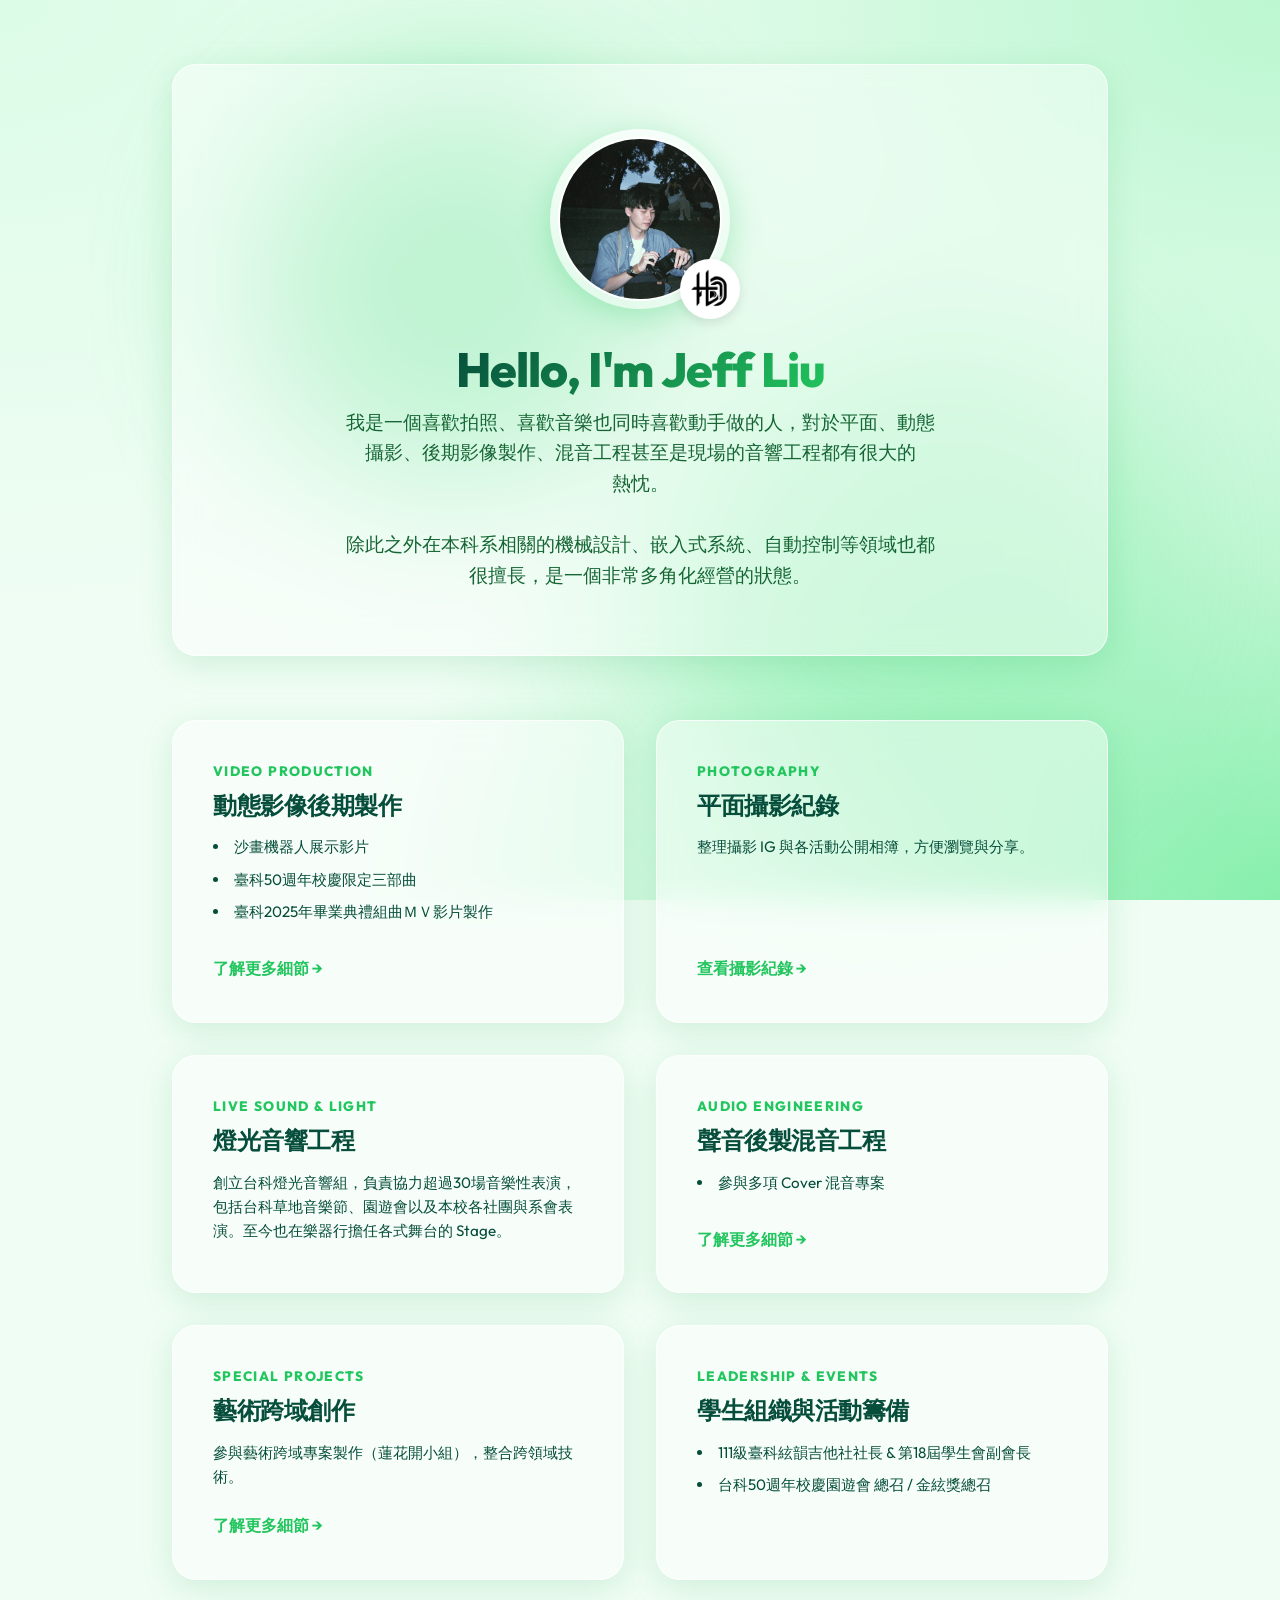
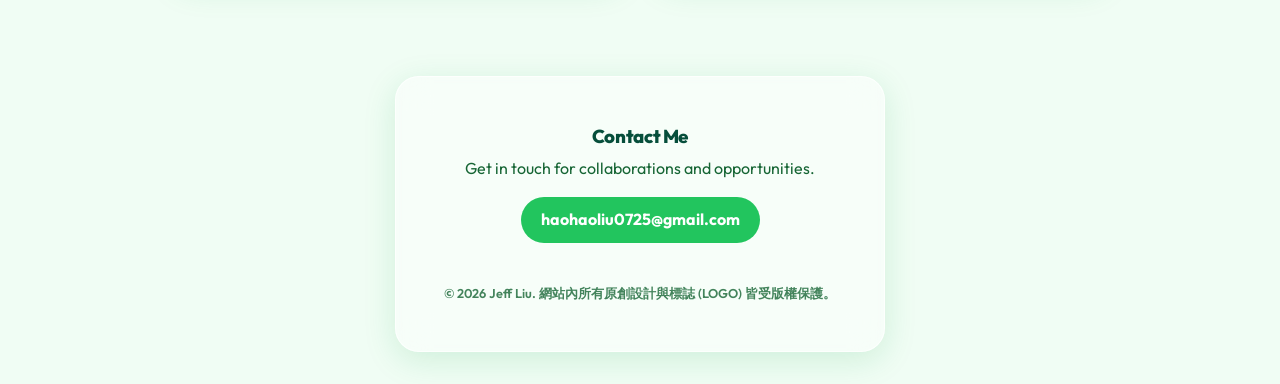
<file: index.html>
<!DOCTYPE html>
<html lang="zh-TW">

<head>
  <meta charset="UTF-8" />
  <meta name="viewport" content="width=device-width, initial-scale=1.0" />
  <meta property="og:title" content="Jeff Liu | Profile" />
  <meta property="og:description" content="這是關於Jeff的個人頁面" />
  <meta name="description" content="這是關於Jeff的個人頁面" />
  <title>Jeff Liu | Personal Portfolio</title>
  <link rel="preconnect" href="https://fonts.googleapis.com">
  <link rel="preconnect" href="https://fonts.gstatic.com" crossorigin>
  <link href="https://fonts.googleapis.com/css2?family=Outfit:wght@300;400;600;800&display=swap" rel="stylesheet">
  <link rel="stylesheet" href="style.css?v=20260621-photo" />
  <link rel="icon" type="image/png" href="assets/my_logo.png" />
</head>

<body>
  <!-- Ambient Background Blobs -->
  <div class="blob blob-1"></div>
  <div class="blob blob-2"></div>

  <div class="container">
    <!-- Hero Section -->
    <header class="hero glass-panel">
      <div class="hero-img-container">
        <img src="assets/my_face_picture.jpg" alt="Jeff Liu" class="hero-img" />
        <img src="assets/my_logo.png" alt="Logo" class="hero-logo" />
      </div>
      <h1 class="hero-title">Hello, I'm Jeff Liu</h1>
      <p class="hero-subtitle">
        我是一個喜歡拍照、喜歡音樂也同時喜歡動手做的人，對於平面、動態攝影、後期影像製作、混音工程甚至是現場的音響工程都有很大的<span style="white-space: nowrap;">熱忱</span>。<br><br>除此之外在本科系相關的機械設計、嵌入式系統、自動控制等領域也都很擅長，是一個非常多角化經營的狀態。
      </p>
    </header>

    <!-- Portfolio Grid -->
    <main class="portfolio-grid">

      <!-- 1. Video Production -->
      <a href="video.html" class="portfolio-card glass-panel">
        <div class="card-content">
          <div class="card-category">Video Production</div>
          <h2 class="card-title">動態影像後期製作</h2>
          <div class="card-desc">
            <ul>
              <li>沙畫機器人展示影片</li>
              <li>臺科50週年校慶限定三部曲</li>
              <li>臺科2025年畢業典禮組曲ＭＶ影片製作</li>
            </ul>
          </div>
          <span class="card-link">了解更多細節 &rarr;</span>
        </div>
      </a>

      <!-- 2. Photography -->
      <a href="photography.html" class="portfolio-card glass-panel">
        <div class="card-content">
          <div class="card-category">Photography</div>
          <h2 class="card-title">平面攝影紀錄</h2>
          <div class="card-desc">
            <p>整理攝影 IG 與各活動公開相簿，方便瀏覽與分享。</p>
          </div>
          <span class="card-link">查看攝影紀錄 &rarr;</span>
        </div>
      </a>

      <!-- 3. Live Sound & Light -->
      <div class="portfolio-card glass-panel" style="cursor: default;">
        <div class="card-content">
          <div class="card-category">Live Sound & Light</div>
          <h2 class="card-title">燈光音響工程</h2>
          <div class="card-desc">
            <p>創立台科燈光音響組，負責協力超過30場音樂性表演，包括台科草地音樂節、園遊會以及本校各社團與系會表演。至今也在樂器行擔任各式舞台的 Stage。</p>
          </div>
        </div>
      </div>

      <!-- 4. Audio Engineering -->
      <a href="audio.html" class="portfolio-card glass-panel">
        <div class="card-content">
          <div class="card-category">Audio Engineering</div>
          <h2 class="card-title">聲音後製混音工程</h2>
          <div class="card-desc">
            <ul>
              <li>參與多項 Cover 混音專案</li>
            </ul>
          </div>
          <span class="card-link">了解更多細節 &rarr;</span>
        </div>
      </a>

      <!-- 5. Special Projects -->
      <a href="lotus.html" class="portfolio-card glass-panel">
        <div class="card-content">
          <div class="card-category">Special Projects</div>
          <h2 class="card-title">藝術跨域創作</h2>
          <div class="card-desc">
            <p>參與藝術跨域專案製作（蓮花開小組），整合跨領域技術。</p>
          </div>
          <span class="card-link">了解更多細節 &rarr;</span>
        </div>
      </a>

      <!-- 6. Leadership -->
      <div class="portfolio-card glass-panel" style="cursor: default;">
        <div class="card-content">
          <div class="card-category">Leadership & Events</div>
          <h2 class="card-title">學生組織與活動籌備</h2>
          <div class="card-desc">
            <ul>
              <li>111級臺科絃韻吉他社社長 & 第18屆學生會副會長</li>
              <li>台科50週年校慶園遊會 總召 / 金絃獎總召</li>
            </ul>
          </div>
        </div>
      </div>

    </main>

    <!-- Footer -->
    <footer>
      <div class="footer-card glass-panel">
        <h3 style="margin-bottom: 0.5rem">Contact Me</h3>
        <p style="margin-bottom: 1rem; color: var(--text-muted)">Get in touch for collaborations and opportunities.</p>
        <a href="mailto:haohaoliu0725@gmail.com"
          style="display:inline-block; padding: 10px 20px; background: var(--primary); color: white; border-radius: 30px; font-weight: bold;">
          haohaoliu0725@gmail.com
        </a>
        <p style="margin-top: 2.5rem; font-size: 0.8rem; color: var(--text-muted); opacity: 0.8; font-weight: 600;">
          &copy; 2026 Jeff Liu. 網站內所有原創設計與標誌 (LOGO) 皆受版權保護。
        </p>
      </div>
    </footer>
  </div>

  <script src="main.js"></script>
</body>

</html>
</file>
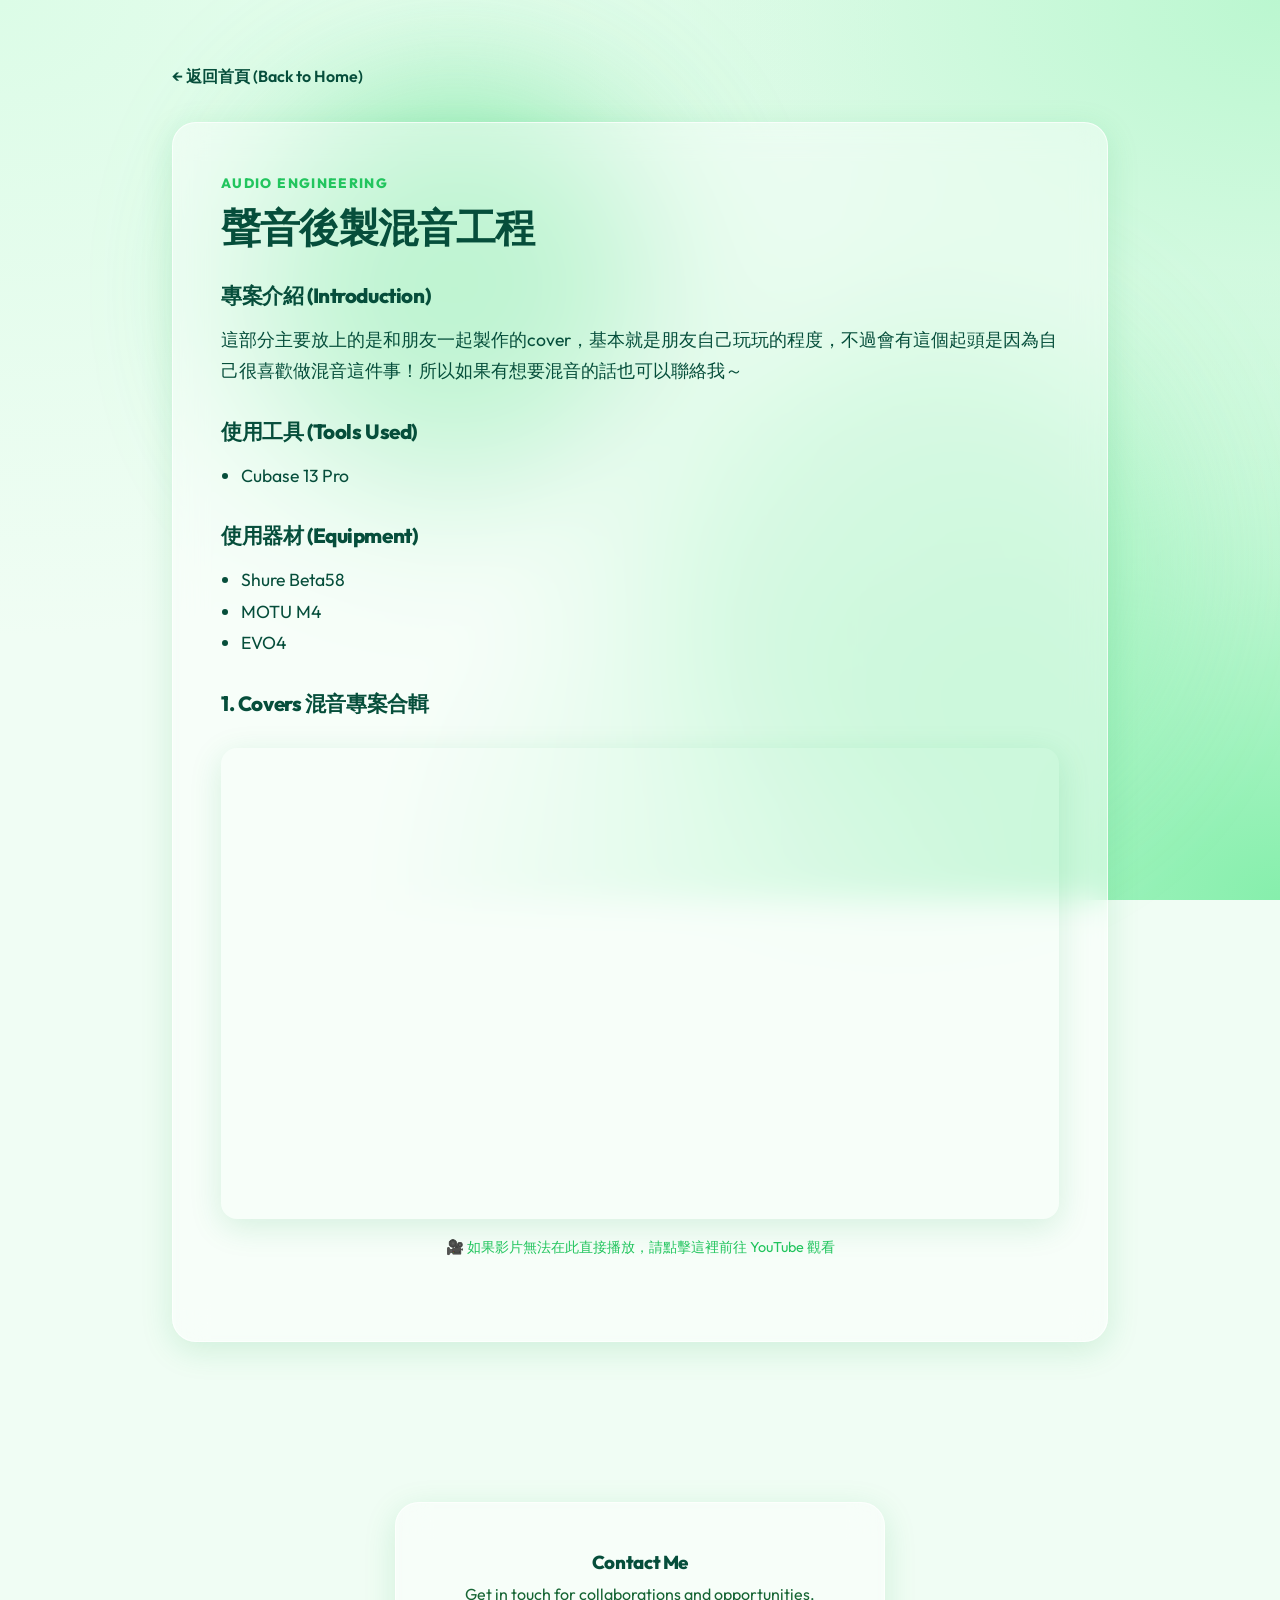
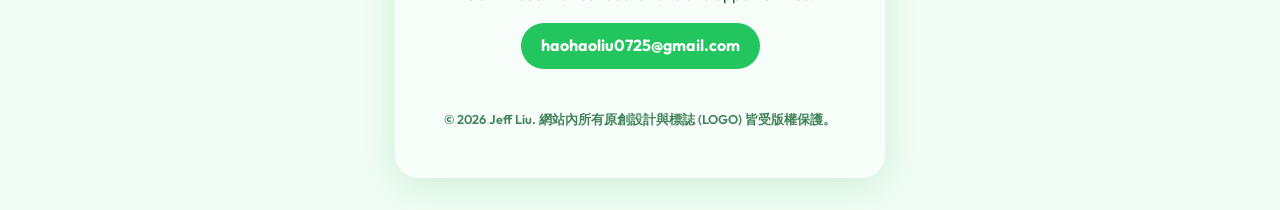
<file: audio.html>
<!DOCTYPE html>
<html lang="zh-TW">

<head>
  <meta charset="UTF-8" />
  <meta name="viewport" content="width=device-width, initial-scale=1.0" />
  <meta property="og:title" content="Jeff Liu | Profile" />
  <meta property="og:description" content="這是關於Jeff的個人頁面" />
  <meta name="description" content="這是關於Jeff的個人頁面" />
  <title>聲音後製混音工程 | Jeff Liu</title>
  <link rel="preconnect" href="https://fonts.googleapis.com">
  <link rel="preconnect" href="https://fonts.gstatic.com" crossorigin>
  <link href="https://fonts.googleapis.com/css2?family=Outfit:wght@300;400;600;800&display=swap" rel="stylesheet">
  <link rel="stylesheet" href="style.css?v=20260621-photo" />
  <link rel="icon" type="image/png" href="assets/my_logo.png" />
  <style>
    .article-header {
      margin-top: 4rem;
      margin-bottom: 2rem;
      text-align: center;
    }

    .back-link {
      display: inline-flex;
      align-items: center;
      gap: 0.5rem;
      font-weight: 600;
      color: var(--dark-green);
      margin-bottom: 2rem;
      margin-top: 2rem;
    }

    .back-link:hover {
      color: var(--primary);
      text-decoration: underline;
    }

    .article-content {
      padding: 3rem;
      line-height: 1.8;
      font-size: 1.1rem;
    }

    .article-content h3 {
      color: var(--dark-green);
      margin-top: 2rem;
    }
  </style>
</head>

<body>
  <div class="blob blob-1"></div>
  <div class="blob blob-2"></div>

  <div class="container">
    <a href="index.html" class="back-link">&larr; 返回首頁 (Back to Home)</a>

    <article class="glass-panel article-content">
      <div class="card-category">AUDIO ENGINEERING</div>
      <h1 class="card-title" style="margin-top: 0.5rem; font-size: 2.5rem;">聲音後製混音工程</h1>

      <h3>專案介紹 (Introduction)</h3>
      <p>這部分主要放上的是和朋友一起製作的cover，基本就是朋友自己玩玩的程度，不過會有這個起頭是因為自己很喜歡做混音這件事！所以如果有想要混音的話也可以聯絡我～</p>

      <h3>使用工具 (Tools Used)</h3>
      <ul style="padding-left: 20px;">
        <li>Cubase 13 Pro</li>
      </ul>

      <h3>使用器材 (Equipment)</h3>
      <ul style="padding-left: 20px;">
        <li>Shure Beta58</li>
        <li>MOTU M4</li>
        <li>EVO4</li>
      </ul>

      <h3>1. Covers 混音專案合輯</h3>
      <div class="video-container">
        <iframe src="https://www.youtube.com/embed/videoseries?list=PLMfWvSiXHSw09PV08rU-XV47XvmzxLIFR"
          allow="accelerometer; autoplay; clipboard-write; encrypted-media; gyroscope; picture-in-picture"
          allowfullscreen></iframe>
      </div>
      <p style="text-align:center; font-size: 0.9rem; margin-top: -1rem; margin-bottom: 2rem;">
        <a href="https://www.youtube.com/playlist?list=PLMfWvSiXHSw09PV08rU-XV47XvmzxLIFR" target="_blank"
          style="color: var(--primary);">🎥 如果影片無法在此直接播放，請點擊這裡前往 YouTube 觀看</a>
      </p>

    </article>

    <!-- Footer -->
    <footer>
      <div class="footer-card glass-panel" style="margin-top: 4rem;">
        <h3 style="margin-bottom: 0.5rem">Contact Me</h3>
        <p style="margin-bottom: 1rem; color: var(--text-muted)">Get in touch for collaborations and opportunities.</p>
        <a href="mailto:haohaoliu0725@gmail.com"
          style="display:inline-block; padding: 10px 20px; background: var(--primary); color: white; border-radius: 30px; font-weight: bold;">
          haohaoliu0725@gmail.com
        </a>
        <p style="margin-top: 2.5rem; font-size: 0.8rem; color: var(--text-muted); opacity: 0.8; font-weight: 600;">
          &copy; 2026 Jeff Liu. 網站內所有原創設計與標誌 (LOGO) 皆受版權保護。
        </p>
      </div>
    </footer>
  </div>

  <script>
    document.addEventListener('DOMContentLoaded', () => {
      const article = document.querySelector('.article-content');
      article.style.opacity = '0';
      article.style.transform = 'translateY(20px)';
      article.style.transition = 'all 0.8s cubic-bezier(0.4, 0, 0.2, 1)';

      requestAnimationFrame(() => {
        article.style.opacity = '1';
        article.style.transform = 'translateY(0)';
      });
    });
  </script>
</body>

</html>
</file>
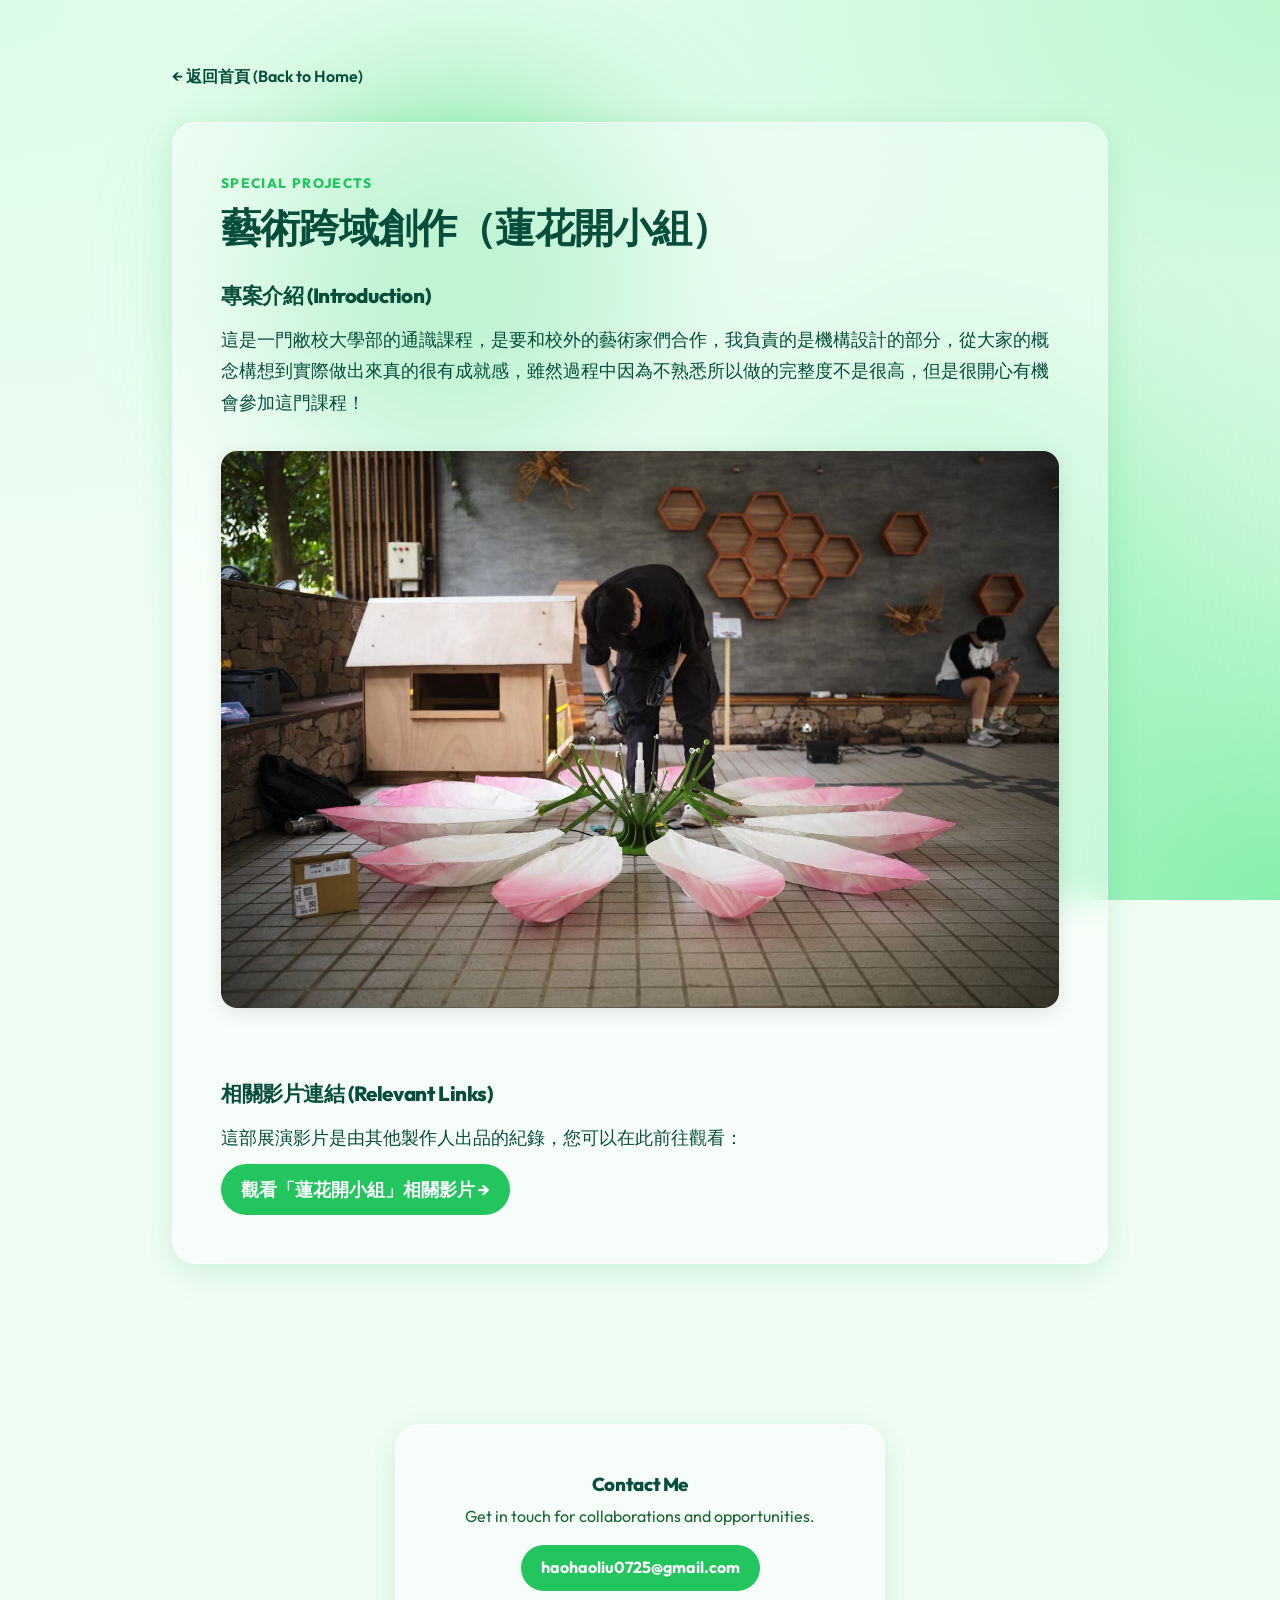
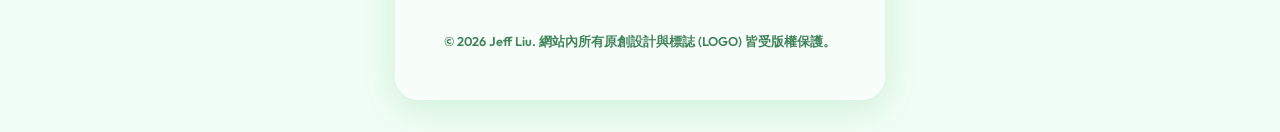
<file: lotus.html>
<!DOCTYPE html>
<html lang="zh-TW">

<head>
  <meta charset="UTF-8" />
  <meta name="viewport" content="width=device-width, initial-scale=1.0" />
  <meta property="og:title" content="Jeff Liu | Profile" />
  <meta property="og:description" content="這是關於Jeff的個人頁面" />
  <meta name="description" content="這是關於Jeff的個人頁面" />
  <title>藝術跨域創作 | Jeff Liu</title>
  <link rel="preconnect" href="https://fonts.googleapis.com">
  <link rel="preconnect" href="https://fonts.gstatic.com" crossorigin>
  <link href="https://fonts.googleapis.com/css2?family=Outfit:wght@300;400;600;800&display=swap" rel="stylesheet">
  <link rel="stylesheet" href="style.css?v=20260621-photo" />
  <link rel="icon" type="image/png" href="assets/my_logo.png" />
  <style>
    .article-header {
      margin-top: 4rem;
      margin-bottom: 2rem;
      text-align: center;
    }

    .back-link {
      display: inline-flex;
      align-items: center;
      gap: 0.5rem;
      font-weight: 600;
      color: var(--dark-green);
      margin-bottom: 2rem;
      margin-top: 2rem;
    }

    .back-link:hover {
      color: var(--primary);
      text-decoration: underline;
    }

    .article-content {
      padding: 3rem;
      line-height: 1.8;
      font-size: 1.1rem;
    }

    .article-content h3 {
      color: var(--dark-green);
      margin-top: 2rem;
    }

    .feat-image {
      width: 100%;
      border-radius: 16px;
      margin: 2rem 0;
      box-shadow: 0 4px 20px rgba(0, 0, 0, 0.1);
    }
  </style>
</head>

<body>
  <div class="blob blob-1"></div>
  <div class="blob blob-2"></div>

  <div class="container">
    <a href="index.html" class="back-link">&larr; 返回首頁 (Back to Home)</a>

    <article class="glass-panel article-content">
      <div class="card-category">SPECIAL PROJECTS</div>
      <h1 class="card-title" style="margin-top: 0.5rem; font-size: 2.5rem;">藝術跨域創作（蓮花開小組）</h1>

      <h3>專案介紹 (Introduction)</h3>
      <p> 這是一門敝校大學部的通識課程，是要和校外的藝術家們合作，我負責的是機構設計的部分，從大家的概念構想到實際做出來真的很有成就感，雖然過程中因為不熟悉所以做的完整度不是很高，但是很開心有機會參加這門課程！</p>

      <img src="assets/特殊經歷＿蓮花開專案製作.jpg" alt="蓮花開專案製作" class="feat-image">

      <h3>相關影片連結 (Relevant Links)</h3>
      <p>這部展演影片是由其他製作人出品的紀錄，您可以在此前往觀看：</p>
      <p>
        <a href="https://youtu.be/qS2mb7FrwwQ?si=4qhuetaoXmM10zWU" target="_blank"
          style="display: inline-block; padding: 10px 20px; background: var(--primary); color: white; border-radius: 30px; font-weight: bold; margin-top: 10px;">
          觀看「蓮花開小組」相關影片 &rarr;
        </a>
      </p>

    </article>

    <!-- Footer -->
    <footer>
      <div class="footer-card glass-panel" style="margin-top: 4rem;">
        <h3 style="margin-bottom: 0.5rem">Contact Me</h3>
        <p style="margin-bottom: 1rem; color: var(--text-muted)">Get in touch for collaborations and opportunities.</p>
        <a href="mailto:haohaoliu0725@gmail.com"
          style="display:inline-block; padding: 10px 20px; background: var(--primary); color: white; border-radius: 30px; font-weight: bold;">
          haohaoliu0725@gmail.com
        </a>
        <p style="margin-top: 2.5rem; font-size: 0.8rem; color: var(--text-muted); opacity: 0.8; font-weight: 600;">
          &copy; 2026 Jeff Liu. 網站內所有原創設計與標誌 (LOGO) 皆受版權保護。
        </p>
      </div>
    </footer>
  </div>

  <script>
    document.addEventListener('DOMContentLoaded', () => {
      const article = document.querySelector('.article-content');
      article.style.opacity = '0';
      article.style.transform = 'translateY(20px)';
      article.style.transition = 'all 0.8s cubic-bezier(0.4, 0, 0.2, 1)';

      requestAnimationFrame(() => {
        article.style.opacity = '1';
        article.style.transform = 'translateY(0)';
      });
    });
  </script>
</body>

</html>
</file>
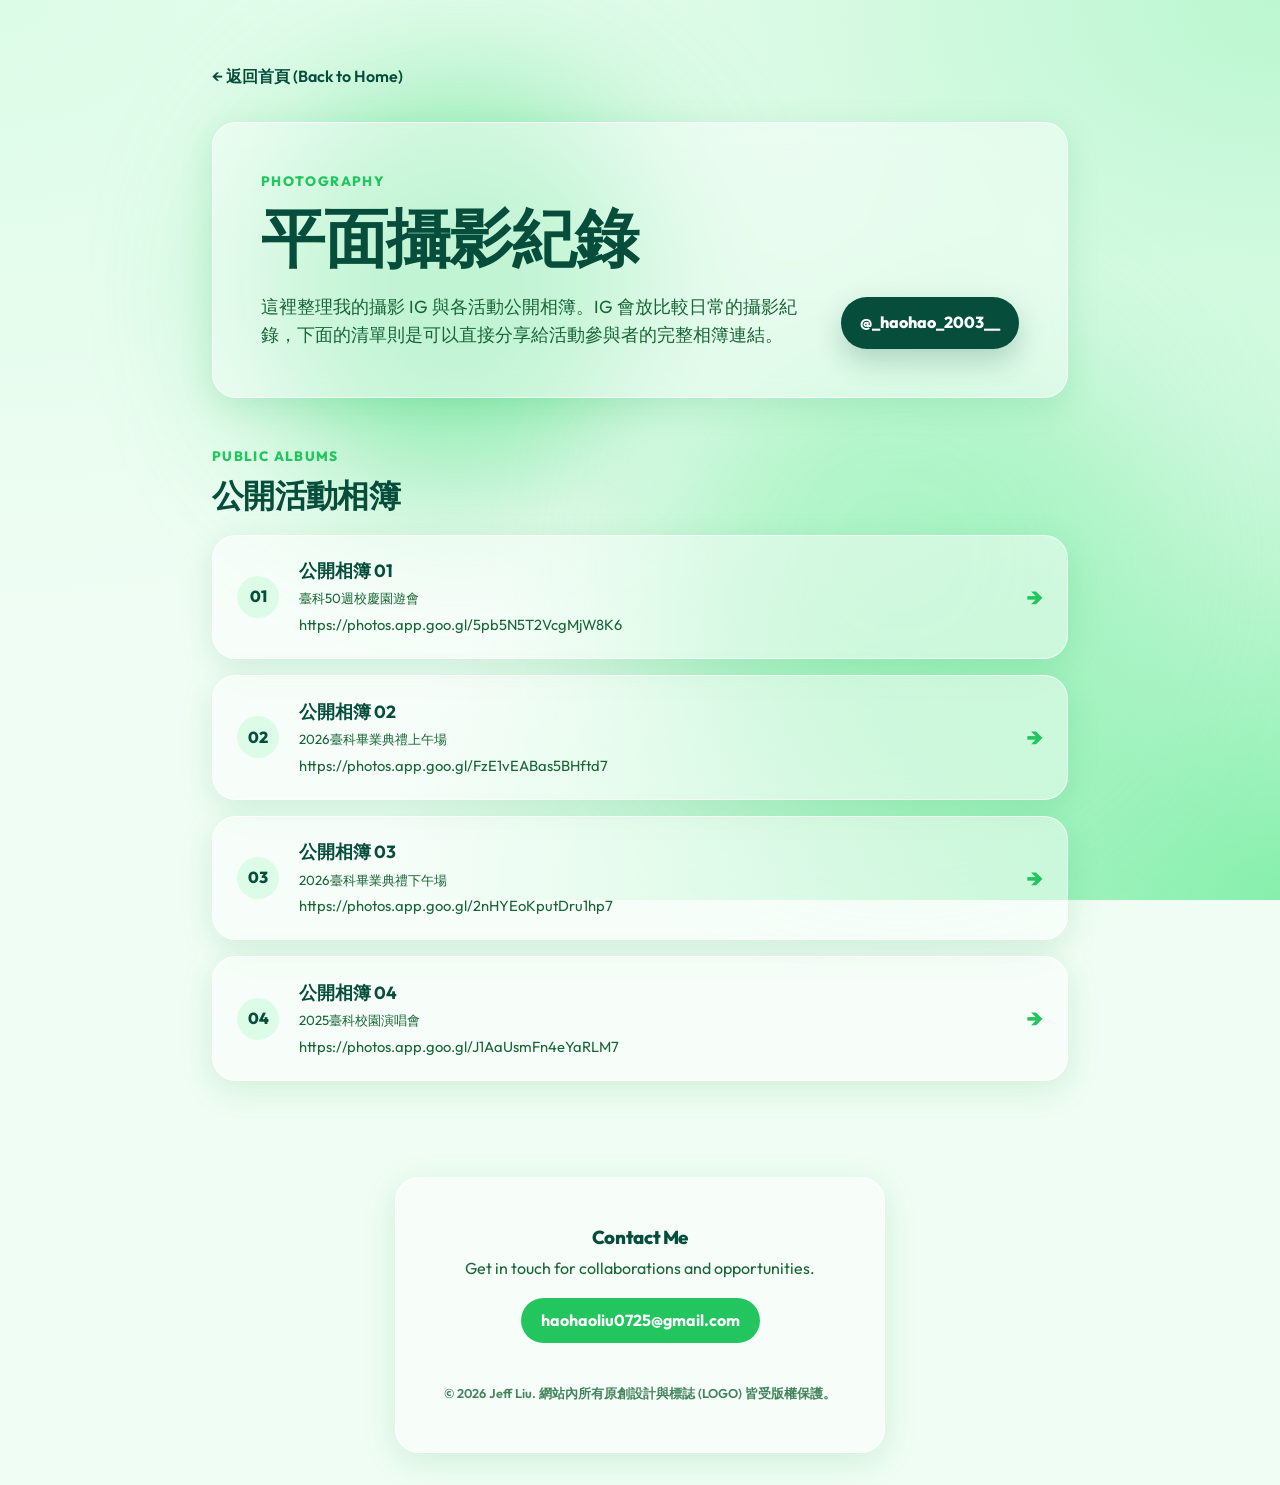
<file: photography.html>
<!DOCTYPE html>
<html lang="zh-TW">

<head>
  <meta charset="UTF-8" />
  <meta name="viewport" content="width=device-width, initial-scale=1.0" />
  <meta property="og:title" content="平面攝影紀錄 | Jeff Liu" />
  <meta property="og:description" content="Jeff Liu 的攝影 IG 與公開活動相簿整理。" />
  <meta name="description" content="Jeff Liu 的攝影 IG 與公開活動相簿整理。" />
  <title>平面攝影紀錄 | Jeff Liu</title>
  <link rel="preconnect" href="https://fonts.googleapis.com">
  <link rel="preconnect" href="https://fonts.gstatic.com" crossorigin>
  <link href="https://fonts.googleapis.com/css2?family=Outfit:wght@300;400;600;800&display=swap" rel="stylesheet">
  <link rel="stylesheet" href="style.css?v=20260621-photo" />
  <link rel="icon" type="image/png" href="assets/my_logo.png" />
</head>

<body>
  <div class="blob blob-1"></div>
  <div class="blob blob-2"></div>

  <div class="container photography-page">
    <a href="index.html" class="back-link">&larr; 返回首頁 (Back to Home)</a>

    <header class="photography-hero glass-panel photo-reveal">
      <div>
        <div class="card-category">PHOTOGRAPHY</div>
        <h1 class="photo-title">平面攝影紀錄</h1>
        <p class="photo-intro">
          這裡整理我的攝影 IG 與各活動公開相簿。IG 會放比較日常的攝影紀錄，下面的清單則是可以直接分享給活動參與者的完整相簿連結。
        </p>
      </div>

      <a href="https://www.instagram.com/_haohao_2003__/" target="_blank" rel="noopener noreferrer"
        class="instagram-cta" data-photography-instagram>
        @_haohao_2003__
      </a>
    </header>

    <main class="album-section photo-reveal">
      <div class="section-heading">
        <div class="card-category">PUBLIC ALBUMS</div>
        <h2>公開活動相簿</h2>
      </div>

      <ol class="album-list" data-photography-albums></ol>
    </main>

    <footer>
      <div class="footer-card glass-panel">
        <h3 style="margin-bottom: 0.5rem">Contact Me</h3>
        <p style="margin-bottom: 1rem; color: var(--text-muted)">Get in touch for collaborations and opportunities.</p>
        <a href="mailto:haohaoliu0725@gmail.com"
          style="display:inline-block; padding: 10px 20px; background: var(--primary); color: white; border-radius: 30px; font-weight: bold;">
          haohaoliu0725@gmail.com
        </a>
        <p style="margin-top: 2.5rem; font-size: 0.8rem; color: var(--text-muted); opacity: 0.8; font-weight: 600;">
          &copy; 2026 Jeff Liu. 網站內所有原創設計與標誌 (LOGO) 皆受版權保護。
        </p>
      </div>
    </footer>
  </div>

  <script src="data/photo_albums.js"></script>
  <script src="photography.js"></script>
</body>

</html>
</file>
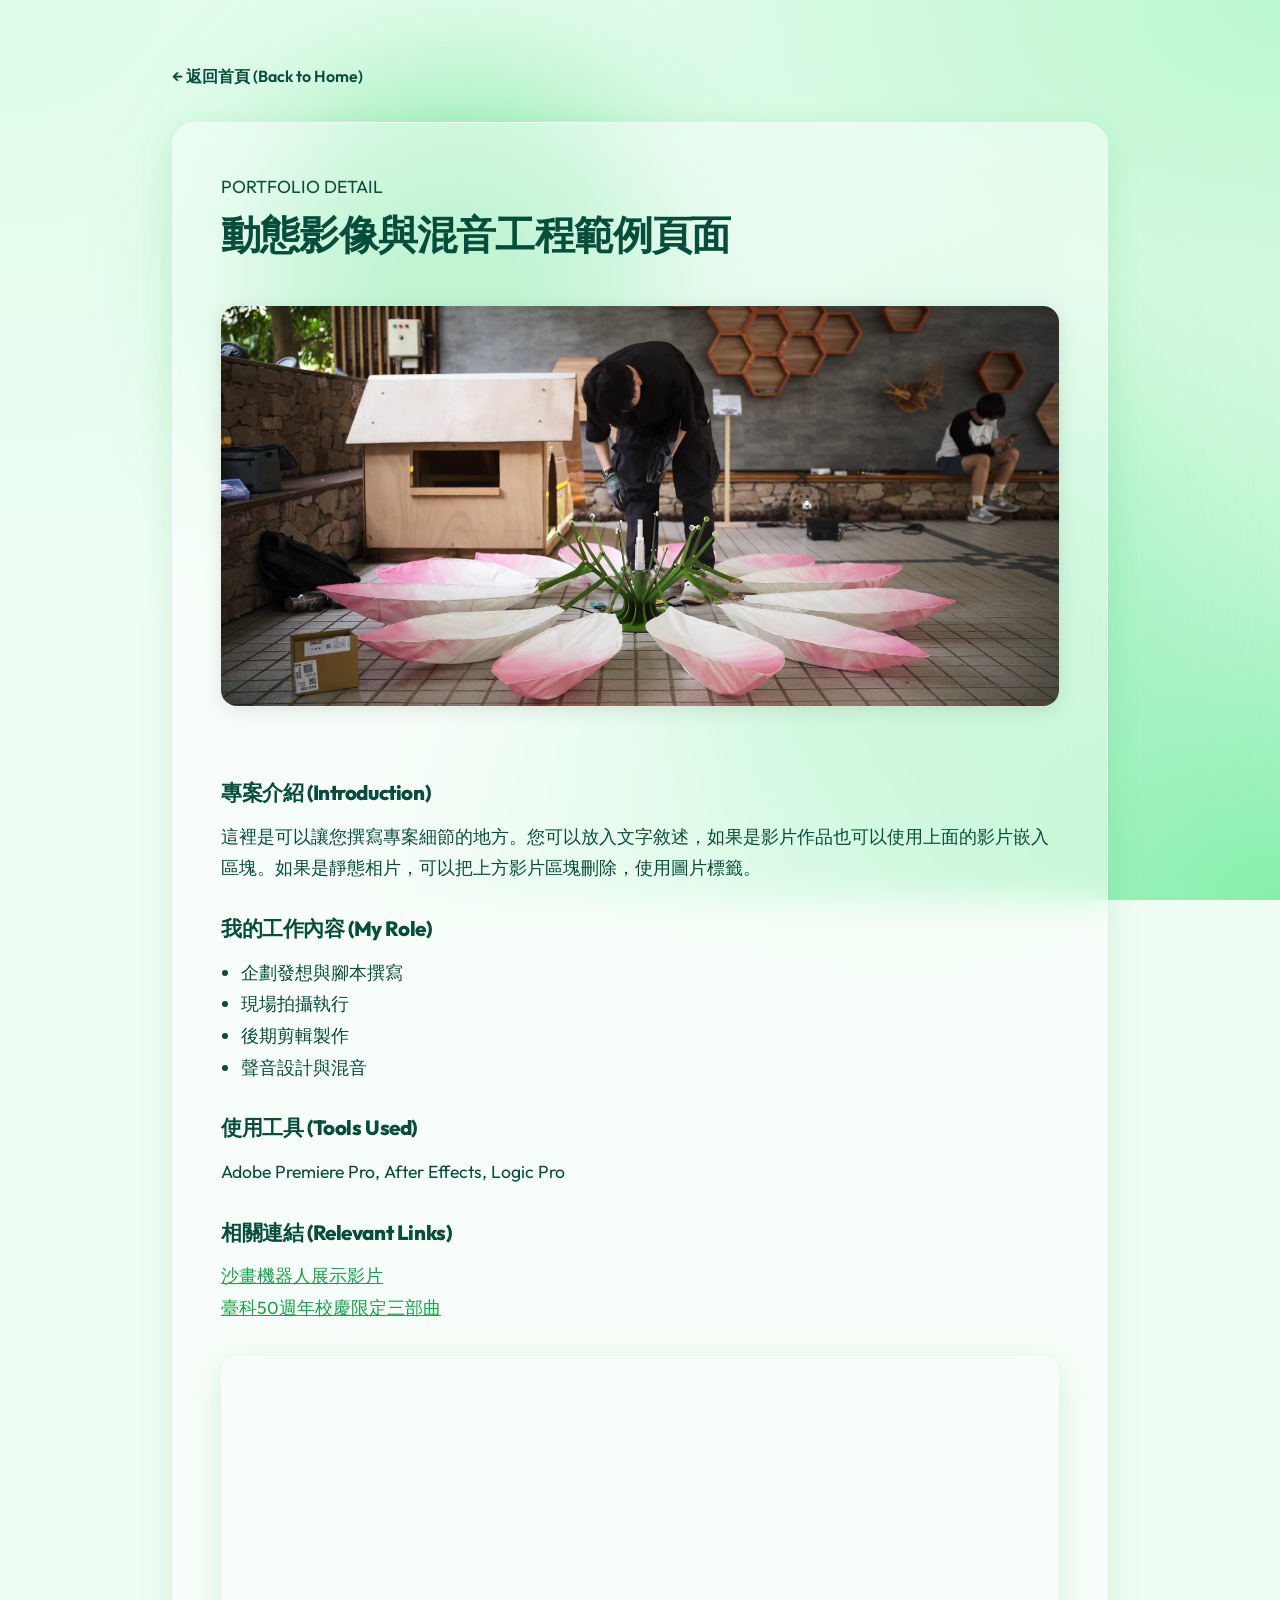
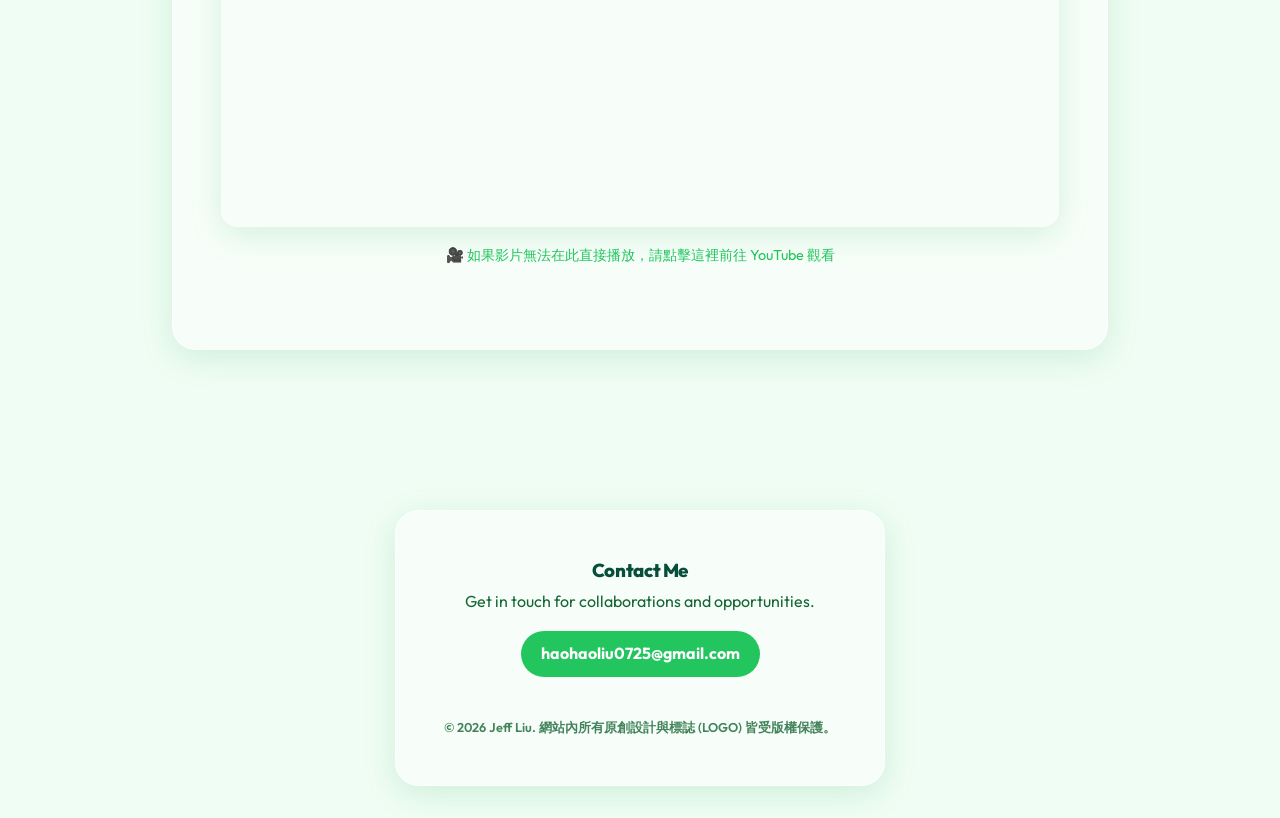
<file: subpage.html>
<!DOCTYPE html>
<html lang="zh-TW">
<head>
  <meta charset="UTF-8" />
  <meta name="viewport" content="width=device-width, initial-scale=1.0" />
  <meta property="og:title" content="Jeff Liu | Profile" />
  <meta property="og:description" content="這是關於Jeff的個人頁面" />
  <meta name="description" content="這是關於Jeff的個人頁面" />
  <title>Project Details | Jeff Liu</title>
  <link rel="preconnect" href="https://fonts.googleapis.com">
  <link rel="preconnect" href="https://fonts.gstatic.com" crossorigin>
  <link href="https://fonts.googleapis.com/css2?family=Outfit:wght@300;400;600;800&display=swap" rel="stylesheet">
  <link rel="stylesheet" href="style.css?v=20260621-photo" />
  <link rel="icon" type="image/png" href="assets/my_logo.png" />
  <style>
    .article-header {
      margin-top: 4rem;
      margin-bottom: 2rem;
      text-align: center;
    }
    .back-link {
      display: inline-flex;
      align-items: center;
      gap: 0.5rem;
      font-weight: 600;
      color: var(--dark-green);
      margin-bottom: 2rem;
      margin-top: 2rem;
    }
    .back-link:hover {
      color: var(--primary);
      text-decoration: underline;
    }
    .article-content {
      padding: 3rem;
      line-height: 1.8;
      font-size: 1.1rem;
    }
    .article-content img.feat-image {
      width: 100%;
      height: 400px;
      object-fit: cover;
      border-radius: 16px;
      margin: 2rem 0;
      box-shadow: 0 4px 20px rgba(0,0,0,0.1);
    }
    .article-content h3 {
      color: var(--dark-green);
      margin-top: 2rem;
    }
  </style>
</head>
<body>
  <div class="blob blob-1"></div>
  <div class="blob blob-2"></div>

  <div class="container">
    <a href="index.html" class="back-link">&larr; 返回首頁 (Back to Home)</a>
    
    <article class="glass-panel article-content">
      <div class="timeline-category" id="article-category">PORTFOLIO DETAIL</div>
      <h1 class="timeline-title" id="article-title" style="margin-top: 0.5rem; font-size: 2.5rem;">動態影像與混音工程範例頁面</h1>
      
      <img src="assets/特殊經歷＿蓮花開專案製作.jpg" alt="Sample Featured Image" class="feat-image" id="article-image">
      
      
      <h3>專案介紹 (Introduction)</h3>
      <p>這裡是可以讓您撰寫專案細節的地方。您可以放入文字敘述，如果是影片作品也可以使用上面的影片嵌入區塊。如果是靜態相片，可以把上方影片區塊刪除，使用圖片標籤。</p>
      
      <h3>我的工作內容 (My Role)</h3>
      <ul style="padding-left: 20px;">
        <li>企劃發想與腳本撰寫</li>
        <li>現場拍攝執行</li>
        <li>後期剪輯製作</li>
        <li>聲音設計與混音</li>
      </ul>
      
      <h3>使用工具 (Tools Used)</h3>
      <p>Adobe Premiere Pro, After Effects, Logic Pro</p>

      <h3>相關連結 (Relevant Links)</h3>
      <p>
        <a href="https://youtu.be/ChdDfuRjPjM" target="_blank" style="text-decoration: underline;">沙畫機器人展示影片</a><br>
        <a href="https://youtube.com/playlist?list=PLBd9stDq-VXFkVkL51lzicIR4EGIWdpJL" target="_blank" style="text-decoration: underline;">臺科50週年校慶限定三部曲</a>
      </p>
      <!-- Youtube 影片嵌入範本 (Video Embed Template) -->
      <div class="video-container" id="video-embed">
        <iframe src="https://www.youtube.com/embed/ChdDfuRjPjM" allow="accelerometer; autoplay; clipboard-write; encrypted-media; gyroscope; picture-in-picture" allowfullscreen></iframe>
      </div>
      <p style="text-align:center; font-size: 0.9rem; margin-top: -1rem; margin-bottom: 2rem;">
        <a href="https://youtu.be/ChdDfuRjPjM" target="_blank" style="color: var(--primary);">🎥 如果影片無法在此直接播放，請點擊這裡前往 YouTube 觀看</a>
      </p>
      
    </article>

    <!-- Footer -->
    <footer>
      <div class="footer-card glass-panel" style="margin-top: 4rem;">
        <h3 style="margin-bottom: 0.5rem">Contact Me</h3>
        <p style="margin-bottom: 1rem; color: var(--text-muted)">Get in touch for collaborations and opportunities.</p>
        <a href="mailto:haohaoliu0725@gmail.com" style="display:inline-block; padding: 10px 20px; background: var(--primary); color: white; border-radius: 30px; font-weight: bold;">
          haohaoliu0725@gmail.com
        </a>
        <p style="margin-top: 2.5rem; font-size: 0.8rem; color: var(--text-muted); opacity: 0.8; font-weight: 600;">
          &copy; 2026 Jeff Liu. 網站內所有原創設計與標誌 (LOGO) 皆受版權保護。
        </p>
      </div>
    </footer>
  </div>
  
  <script>
    // Optional JS to dynamically update title based on URL 'id'
    document.addEventListener('DOMContentLoaded', () => {
      const urlParams = new URLSearchParams(window.location.search);
      const id = urlParams.get('id');
      if (id) {
        document.title = id.toUpperCase() + ' | Jeff Liu';
        
        switch (id) {
          case 'video':
            document.getElementById('article-title').innerHTML = '動態影像後期製作';
            break;
          case 'audio':
            document.getElementById('article-title').innerHTML = '聲音後製混音工程';
            break;
          case 'live':
            document.getElementById('article-title').innerHTML = '燈光音響工程';
            break;
          case 'photo':
            window.location.replace('photography.html');
            return;
            break;
          case 'lotus':
            document.getElementById('article-title').innerHTML = '藝術跨域創作（蓮花開小組）';
            document.getElementById('article-image').src = 'assets/特殊經歷＿蓮花開專案製作.jpg';
            break;
          default:
            break;
        }
      }
    });

    // Fade-in animation for article content
    setTimeout(() => {
        const article = document.querySelector('.article-content');
        article.style.opacity = '0';
        article.style.transform = 'translateY(20px)';
        article.style.transition = 'all 0.8s cubic-bezier(0.4, 0, 0.2, 1)';
        
        requestAnimationFrame(() => {
            article.style.opacity = '1';
            article.style.transform = 'translateY(0)';
        });
    }, 100);
  </script>
</body>
</html>
</file>
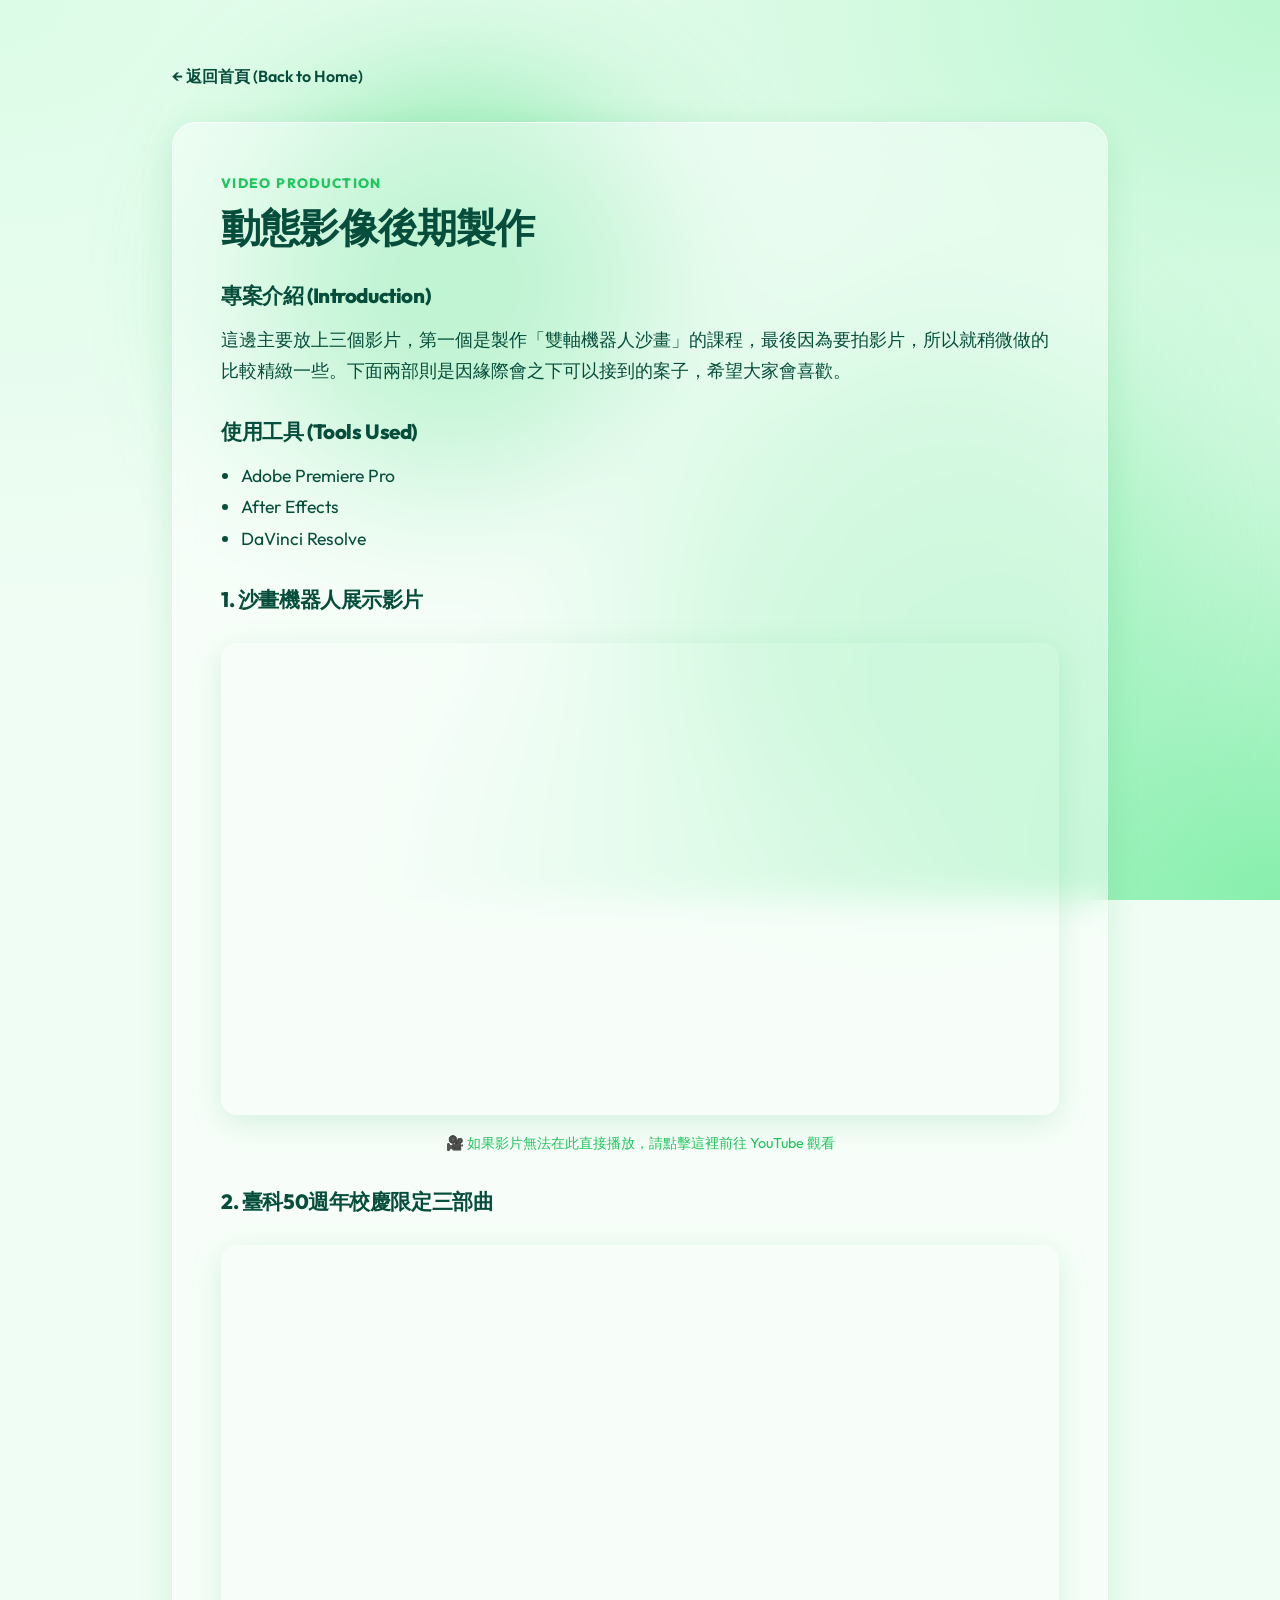
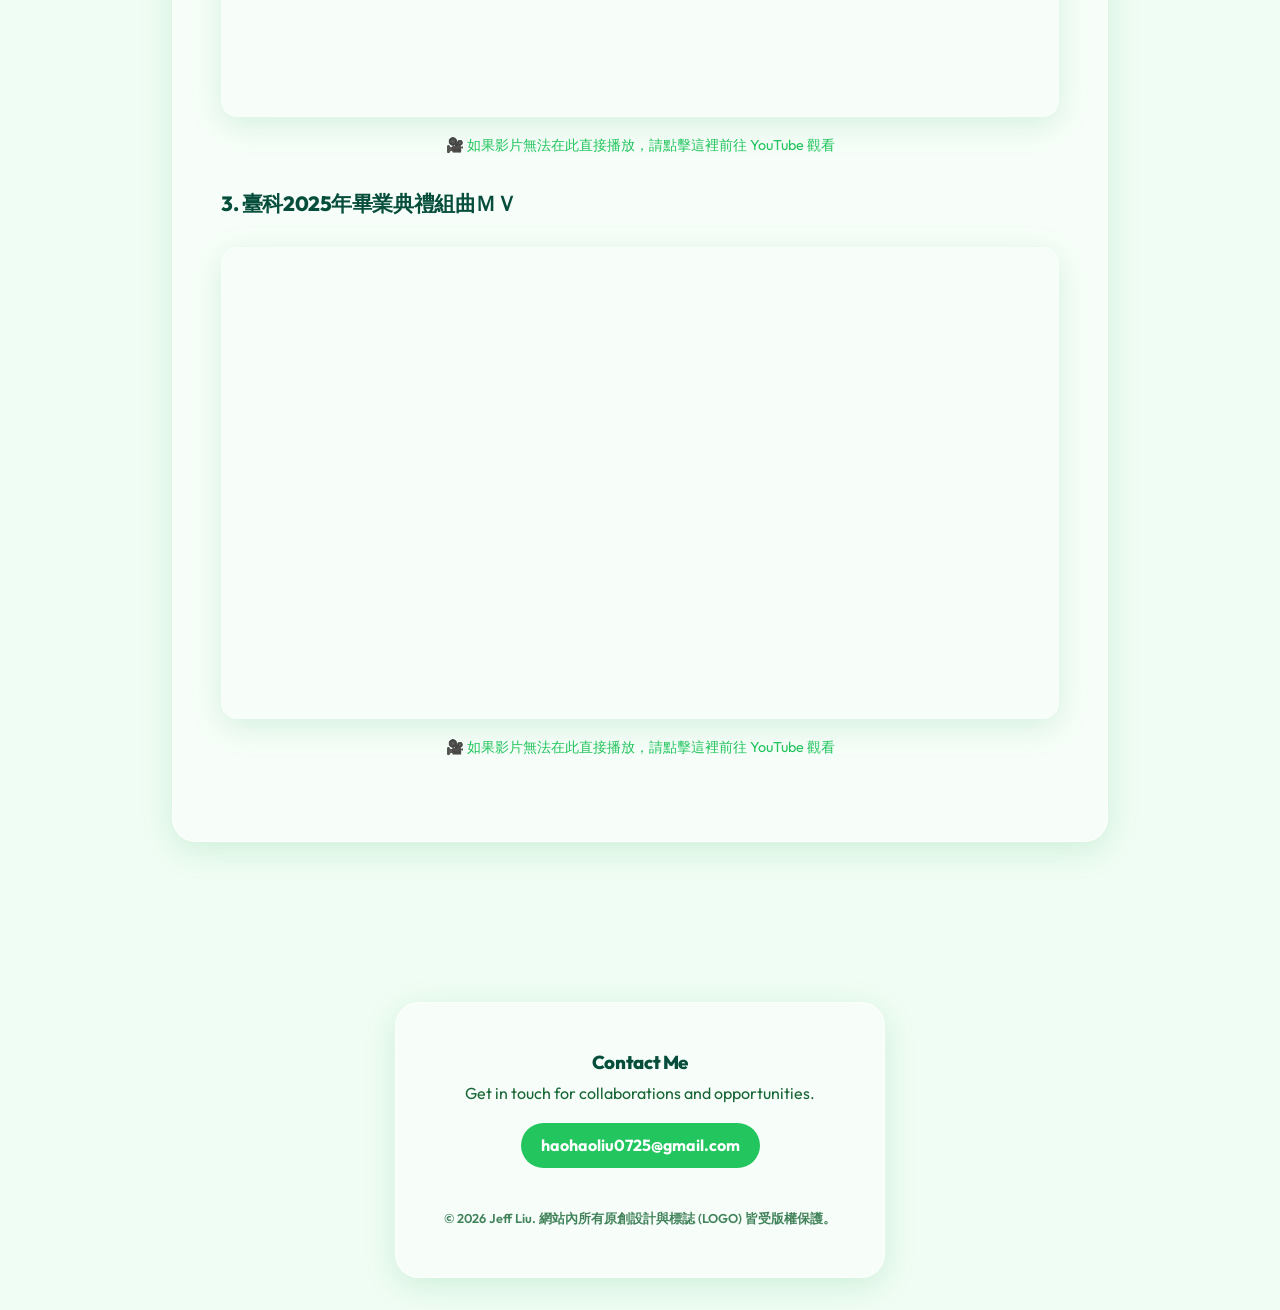
<file: video.html>
<!DOCTYPE html>
<html lang="zh-TW">

<head>
  <meta charset="UTF-8" />
  <meta name="viewport" content="width=device-width, initial-scale=1.0" />
  <meta property="og:title" content="Jeff Liu | Profile" />
  <meta property="og:description" content="這是關於Jeff的個人頁面" />
  <meta name="description" content="這是關於Jeff的個人頁面" />
  <title>動態影像後期製作 | Jeff Liu</title>
  <link rel="preconnect" href="https://fonts.googleapis.com">
  <link rel="preconnect" href="https://fonts.gstatic.com" crossorigin>
  <link href="https://fonts.googleapis.com/css2?family=Outfit:wght@300;400;600;800&display=swap" rel="stylesheet">
  <link rel="stylesheet" href="style.css?v=20260621-photo" />
  <link rel="icon" type="image/png" href="assets/my_logo.png" />
  <style>
    .article-header {
      margin-top: 4rem;
      margin-bottom: 2rem;
      text-align: center;
    }

    .back-link {
      display: inline-flex;
      align-items: center;
      gap: 0.5rem;
      font-weight: 600;
      color: var(--dark-green);
      margin-bottom: 2rem;
      margin-top: 2rem;
    }

    .back-link:hover {
      color: var(--primary);
      text-decoration: underline;
    }

    .article-content {
      padding: 3rem;
      line-height: 1.8;
      font-size: 1.1rem;
    }

    .article-content h3 {
      color: var(--dark-green);
      margin-top: 2rem;
    }
  </style>
</head>

<body>
  <div class="blob blob-1"></div>
  <div class="blob blob-2"></div>

  <div class="container">
    <a href="index.html" class="back-link">&larr; 返回首頁 (Back to Home)</a>

    <article class="glass-panel article-content">
      <div class="card-category">VIDEO PRODUCTION</div>
      <h1 class="card-title" style="margin-top: 0.5rem; font-size: 2.5rem;">動態影像後期製作</h1>

      <h3>專案介紹 (Introduction)</h3>
      <p>這邊主要放上三個影片，第一個是製作「雙軸機器人沙畫」的課程，最後因為要拍影片，所以就稍微做的比較精緻一些。下面兩部則是因緣際會之下可以接到的案子，希望大家會喜歡。</p>

      <h3>使用工具 (Tools Used)</h3>
      <ul style="padding-left: 20px;">
        <li>Adobe Premiere Pro</li>
        <li>After Effects</li>
        <li>DaVinci Resolve</li>
      </ul>

      <h3>1. 沙畫機器人展示影片</h3>
      <div class="video-container">
        <iframe src="https://www.youtube.com/embed/ChdDfuRjPjM"
          allow="accelerometer; autoplay; clipboard-write; encrypted-media; gyroscope; picture-in-picture"
          allowfullscreen></iframe>
      </div>
      <p style="text-align:center; font-size: 0.9rem; margin-top: -1rem; margin-bottom: 2rem;">
        <a href="https://youtu.be/ChdDfuRjPjM" target="_blank" style="color: var(--primary);">🎥 如果影片無法在此直接播放，請點擊這裡前往
          YouTube 觀看</a>
      </p>

      <h3>2. 臺科50週年校慶限定三部曲</h3>
      <div class="video-container">
        <iframe src="https://www.youtube.com/embed/videoseries?list=PLBd9stDq-VXFkVkL51lzicIR4EGIWdpJL"
          allow="accelerometer; autoplay; clipboard-write; encrypted-media; gyroscope; picture-in-picture"
          allowfullscreen></iframe>
      </div>
      <p style="text-align:center; font-size: 0.9rem; margin-top: -1rem; margin-bottom: 2rem;">
        <a href="https://youtube.com/playlist?list=PLBd9stDq-VXFkVkL51lzicIR4EGIWdpJL&si=GdkEcCUKqoJJCRF-"
          target="_blank" style="color: var(--primary);">🎥 如果影片無法在此直接播放，請點擊這裡前往 YouTube 觀看</a>
      </p>

      <h3>3. 臺科2025年畢業典禮組曲ＭＶ</h3>
      <div class="video-container">
        <iframe src="https://www.youtube.com/embed/unhAOp45DTk"
          allow="accelerometer; autoplay; clipboard-write; encrypted-media; gyroscope; picture-in-picture"
          allowfullscreen></iframe>
      </div>
      <p style="text-align:center; font-size: 0.9rem; margin-top: -1rem; margin-bottom: 2rem;">
        <a href="https://youtu.be/unhAOp45DTk?si=Ig3aRLRccO-BucPy" target="_blank" style="color: var(--primary);">🎥
          如果影片無法在此直接播放，請點擊這裡前往 YouTube 觀看</a>
      </p>

    </article>

    <!-- Footer -->
    <footer>
      <div class="footer-card glass-panel" style="margin-top: 4rem;">
        <h3 style="margin-bottom: 0.5rem">Contact Me</h3>
        <p style="margin-bottom: 1rem; color: var(--text-muted)">Get in touch for collaborations and opportunities.</p>
        <a href="mailto:haohaoliu0725@gmail.com"
          style="display:inline-block; padding: 10px 20px; background: var(--primary); color: white; border-radius: 30px; font-weight: bold;">
          haohaoliu0725@gmail.com
        </a>
        <p style="margin-top: 2.5rem; font-size: 0.8rem; color: var(--text-muted); opacity: 0.8; font-weight: 600;">
          &copy; 2026 Jeff Liu. 網站內所有原創設計與標誌 (LOGO) 皆受版權保護。
        </p>
      </div>
    </footer>
  </div>

  <script>
    // Fade-in animation for article content
    document.addEventListener('DOMContentLoaded', () => {
      const article = document.querySelector('.article-content');
      article.style.opacity = '0';
      article.style.transform = 'translateY(20px)';
      article.style.transition = 'all 0.8s cubic-bezier(0.4, 0, 0.2, 1)';

      requestAnimationFrame(() => {
        article.style.opacity = '1';
        article.style.transform = 'translateY(0)';
      });
    });
  </script>
</body>

</html>
</file>
<file: style.css>
* {
  margin: 0;
  padding: 0;
  box-sizing: border-box;
}

:root {
  /* Grass Green Palette */
  --primary: #22c55e;
  --primary-glow: #4ade80;
  --secondary: #16a34a;
  --dark-green: #064e3b;
  --light-green: #dcfce7;
  --bg-gradient-1: #f0fdf4;
  --bg-gradient-2: #bbf7d0;
  
  /* Glassmorphism Variables */
  --glass-bg: rgba(255, 255, 255, 0.45);
  --glass-bg-hover: rgba(255, 255, 255, 0.65);
  --glass-border: rgba(255, 255, 255, 0.7);
  --glass-shadow: 0 8px 32px 0 rgba(22, 163, 74, 0.15);
  
  /* Text */
  --text-main: #064e3b;
  --text-muted: #166534;
}

body {
  font-family: 'Outfit', -apple-system, BlinkMacSystemFont, 'Segoe UI', Roboto, Helvetica, Arial, sans-serif;
  color: var(--text-main);
  background: var(--bg-gradient-1);
  background-image: 
    radial-gradient(at 0% 0%, rgb(220, 252, 231) 0, transparent 50%), 
    radial-gradient(at 100% 0%, rgb(187, 247, 208) 0, transparent 50%),
    radial-gradient(at 100% 100%, rgb(134, 239, 172) 0, transparent 50%);
  background-attachment: fixed;
  background-size: cover;
  background-position: center;
  min-height: 100vh;
  line-height: 1.6;
  overflow-x: hidden;
  position: relative;
}

/* Background animated blobs for dynamic feel */
.blob {
  position: fixed;
  border-radius: 50%;
  filter: blur(80px);
  z-index: -1;
  opacity: 0.6;
  animation: float 20s infinite alternate ease-in-out;
}

.blob-1 {
  top: 10%;
  left: 20%;
  width: 400px;
  height: 400px;
  background: var(--primary-glow);
  animation-delay: 0s;
}

.blob-2 {
  bottom: 10%;
  right: 10%;
  width: 500px;
  height: 500px;
  background: rgba(134, 239, 172, 0.8);
  animation-delay: -5s;
}

@keyframes float {
  0% { transform: translate(0, 0) scale(1); }
  50% { transform: translate(30px, -50px) scale(1.1); }
  100% { transform: translate(-30px, 30px) scale(0.9); }
}

/* Glass Wrapper */
.glass-panel {
  background: var(--glass-bg);
  backdrop-filter: blur(16px);
  -webkit-backdrop-filter: blur(16px);
  border: 1px solid var(--glass-border);
  border-radius: 24px;
  box-shadow: var(--glass-shadow);
  transition: all 0.4s cubic-bezier(0.4, 0, 0.2, 1);
}

.glass-panel:hover {
  background: var(--glass-bg-hover);
  transform: translateY(-4px);
  box-shadow: 0 12px 40px 0 rgba(22, 163, 74, 0.2);
}

/* Layout */
.container {
  max-width: 1000px;
  margin: 0 auto;
  padding: 2rem;
}

h1, h2, h3, h4 {
  font-weight: 800;
  line-height: 1.2;
  margin-bottom: 1rem;
  letter-spacing: -0.02em;
}

a {
  color: var(--secondary);
  text-decoration: none;
  transition: color 0.3s;
}
a:hover {
  color: var(--primary-glow);
}

/* Hero Section */
.hero {
  display: flex;
  flex-direction: column;
  align-items: center;
  text-align: center;
  padding: 4rem 2rem;
  margin-bottom: 4rem;
  margin-top: 2rem;
}

.hero-img-container {
  width: 180px;
  height: 180px;
  border-radius: 50%;
  padding: 8px;
  background: linear-gradient(135deg, rgba(255,255,255,0.8), rgba(255,255,255,0.2));
  box-shadow: 0 8px 32px 0 rgba(34, 197, 94, 0.3);
  margin-bottom: 2rem;
  position: relative;
}

.hero-img {
  width: 100%;
  height: 100%;
  object-fit: cover;
  border-radius: 50%;
  border: 2px solid white;
}

.hero-logo {
  position: absolute;
  bottom: -10px;
  right: -10px;
  width: 60px;
  height: 60px;
  background: white;
  border-radius: 50%;
  padding: 5px;
  box-shadow: 0 4px 12px rgba(0,0,0,0.1);
  object-fit: contain;
}

.hero-title {
  font-size: 3rem;
  background: linear-gradient(135deg, var(--dark-green), var(--primary));
  -webkit-background-clip: text;
  -webkit-text-fill-color: transparent;
  margin-bottom: 0.5rem;
}

.hero-subtitle {
  font-size: 1.2rem;
  max-width: 600px;
  color: var(--text-muted);
}

/* Portfolio Grid */
.portfolio-grid {
  display: grid;
  grid-template-columns: repeat(auto-fill, minmax(320px, 1fr));
  gap: 2rem;
  margin-top: 2rem;
}

.portfolio-card {
  display: flex;
  flex-direction: column;
  opacity: 0;
  transform: translateY(30px);
  transition: all 0.8s cubic-bezier(0.4, 0, 0.2, 1);
  overflow: hidden;
  cursor: pointer;
  text-decoration: none;
  color: inherit;
}

.portfolio-card.visible {
  opacity: 1;
  transform: translateY(0);
}


.card-content {
  padding: 2.5rem;
  display: flex;
  flex-direction: column;
  flex: 1;
}

.card-category {
  font-size: 0.85rem;
  text-transform: uppercase;
  letter-spacing: 0.1em;
  font-weight: 800;
  color: var(--primary);
  margin-bottom: 0.5rem;
}

.card-title {
  font-size: 1.5rem;
  margin-bottom: 1rem;
}

.card-desc {
  color: var(--text-main);
  font-size: 0.95rem;
  flex: 1;
}

.card-desc ul {
  list-style-position: inside;
  padding-left: 0;
}

.card-desc li {
  margin-bottom: 0.5rem;
}

.card-link {
  display: inline-flex;
  align-items: center;
  gap: 0.5rem;
  margin-top: 1.5rem;
  font-weight: 600;
  color: var(--primary);
}

.portfolio-card:hover .card-link {
  text-decoration: underline;
}

/* Detail Pages */
.back-link {
  display: inline-flex;
  align-items: center;
  gap: 0.5rem;
  font-weight: 600;
  color: var(--dark-green);
  margin-bottom: 2rem;
  margin-top: 2rem;
}

.back-link:hover {
  color: var(--primary);
  text-decoration: underline;
}

/* Photography Page */
.photography-page {
  max-width: 920px;
}

.photography-hero {
  display: grid;
  grid-template-columns: minmax(0, 1fr) auto;
  align-items: end;
  gap: 2rem;
  padding: 3rem;
  overflow: hidden;
}

.photo-title {
  font-size: clamp(2.1rem, 5vw, 4.5rem);
  margin-bottom: 1rem;
}

.photo-intro {
  color: var(--text-muted);
  font-size: 1.1rem;
  max-width: 640px;
}

.instagram-cta {
  display: inline-flex;
  align-items: center;
  justify-content: center;
  min-height: 48px;
  padding: 0.85rem 1.2rem;
  border-radius: 999px;
  background: var(--dark-green);
  color: white;
  font-weight: 800;
  white-space: nowrap;
  box-shadow: 0 12px 28px rgba(6, 78, 59, 0.22);
}

.instagram-cta:hover {
  color: white;
  background: var(--secondary);
  transform: translateY(-2px);
}

.album-section {
  margin-top: 3rem;
}

.section-heading {
  margin-bottom: 1.25rem;
}

.section-heading h2 {
  font-size: 2rem;
}

.album-list {
  display: grid;
  gap: 1rem;
  list-style: none;
}

.album-link {
  display: grid;
  grid-template-columns: auto minmax(0, 1fr) auto;
  align-items: center;
  gap: 1.25rem;
  padding: 1.35rem 1.5rem;
  color: inherit;
}

.album-link:hover {
  color: inherit;
}

.album-number {
  display: inline-flex;
  align-items: center;
  justify-content: center;
  width: 42px;
  height: 42px;
  border-radius: 50%;
  background: var(--light-green);
  color: var(--dark-green);
  font-weight: 800;
}

.album-copy {
  display: grid;
  gap: 0.2rem;
  min-width: 0;
}

.album-copy strong {
  font-size: 1.1rem;
}

.album-copy small,
.album-copy span {
  color: var(--text-muted);
}

.album-copy span {
  overflow-wrap: anywhere;
  font-size: 0.92rem;
}

.album-arrow {
  color: var(--primary);
  font-size: 1.5rem;
  font-weight: 800;
  transition: transform 0.3s ease;
}

.album-link:hover .album-arrow {
  transform: translateX(4px);
}

.album-empty {
  color: var(--text-muted);
  padding: 1rem 0;
}

.photo-reveal {
  opacity: 0;
  transform: translateY(20px);
}

.photo-reveal.visible {
  animation: photoReveal 0.7s cubic-bezier(0.4, 0, 0.2, 1) forwards;
}

@keyframes photoReveal {
  to {
    opacity: 1;
    transform: translateY(0);
  }
}

/* Footer Focus Card */
footer {
  margin-top: 6rem;
  text-align: center;
}

.footer-card {
  padding: 3rem;
  display: inline-block;
  min-width: 300px;
}

/* Video Embed for Subpage */
.video-container {
  position: relative;
  padding-bottom: 56.25%; /* 16:9 Aspect Ratio */
  height: 0;
  overflow: hidden;
  width: 100%;
  border-radius: 16px;
  margin: 2rem 0;
  box-shadow: var(--glass-shadow);
}
.video-container iframe {
  position: absolute;
  top: 0;
  left: 0;
  width: 100%;
  height: 100%;
  border: none;
}

@media (max-width: 700px) {
  .container {
    padding: 1rem;
  }

  .photography-hero {
    grid-template-columns: 1fr;
    padding: 2rem;
  }

  .instagram-cta {
    width: 100%;
    white-space: normal;
    text-align: center;
  }

  .album-link {
    grid-template-columns: auto minmax(0, 1fr);
  }

  .album-arrow {
    display: none;
  }
}
</file>
